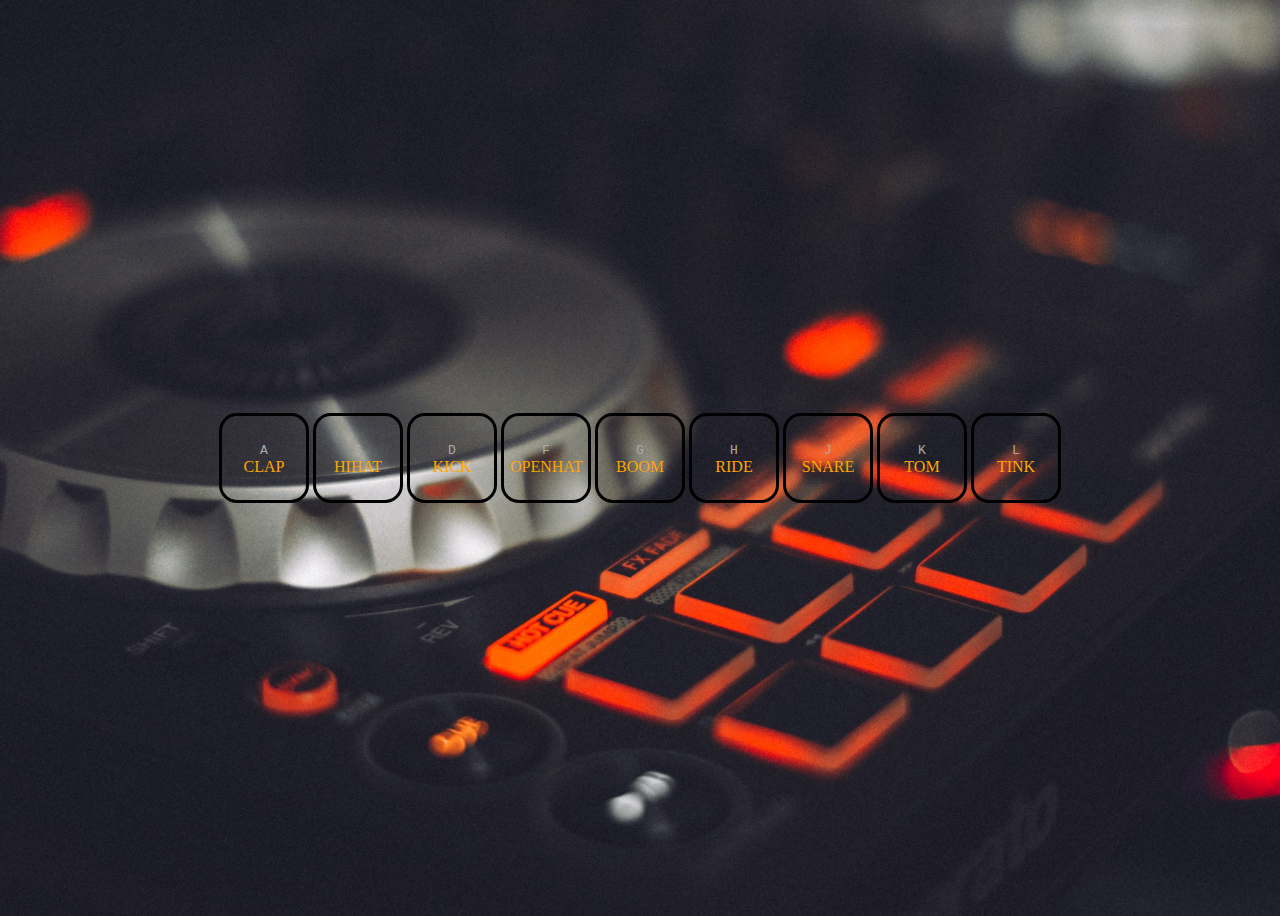
<file: 01 - JavaScript Drum Kit/index.html>
<!DOCTYPE html>
<html lang="en">
<head>
    <meta charset="UTF-8">
    <meta http-equiv="X-UA-Compatible" content="IE=edge">
    <meta name="viewport" content="width=device-width, initial-scale=1.0">
    <title>Drum-Kit</title>

    <link rel="stylesheet" href="./styles.css">

</head>

<body>
<!-- clap hihat kick openhat boom rice snare tom tink -->
<div class="buttons">
    
    <button>
        <kbd>A</kbd>
        <br>
        <span>CLAP</span>
    </button>
    <button>
        <kbd>S</kbd>
        <br>
        <span>HIHAT</span>
    </button>
    <button>
        <kbd>D</kbd>
        <br>
        <span>KICK</span>
    </button>
    <button>
        <kbd>F</kbd>
        <br>
        <span>OPENHAT</span>
    </button>
    <button>
        <kbd>G</kbd>
        <br>
        <span>BOOM</span>
    </button>
    <button>
        <kbd>H</kbd>
        <br>
        <span>RIDE</span>
    </button>
    <button>
        <kbd>J</kbd>
        <br>
        <span>SNARE</span>
    </button> 
    <button>
        <kbd>K</kbd>
        <br>
        <span>TOM</span>
    </button> 
    <button>
        <kbd>L</kbd>
        <br>
        <span>TINK</span>
    </button> 

    </div> 

    <audio data-key="a" src="./sounds/01 - JavaScript Drum Kit_sounds_clap.wav"></audio>
    <audio data-key="s" src="./sounds/01 - JavaScript Drum Kit_sounds_hihat.wav"></audio>
    <audio data-key="d" src="./sounds/01 - JavaScript Drum Kit_sounds_kick.wav"></audio>
    <audio data-key="f" src="./sounds/01 - JavaScript Drum Kit_sounds_openhat.wav"></audio>
    <audio data-key="g" src="./sounds/01 - JavaScript Drum Kit_sounds_boom.wav"></audio>
    <audio data-key="h" src="./sounds/01 - JavaScript Drum Kit_sounds_ride.wav"></audio>
    <audio data-key="j" src="./sounds/01 - JavaScript Drum Kit_sounds_snare.wav"></audio>
    <audio data-key="l" src="./sounds/01 - JavaScript Drum Kit_sounds_tink.wav"></audio>
    <audio data-key="k" data-key="g" src="./sounds/01 - JavaScript Drum Kit_sounds_tom.wav"></audio>

    
    <script src="./app.js"></script>
</body>
</file>
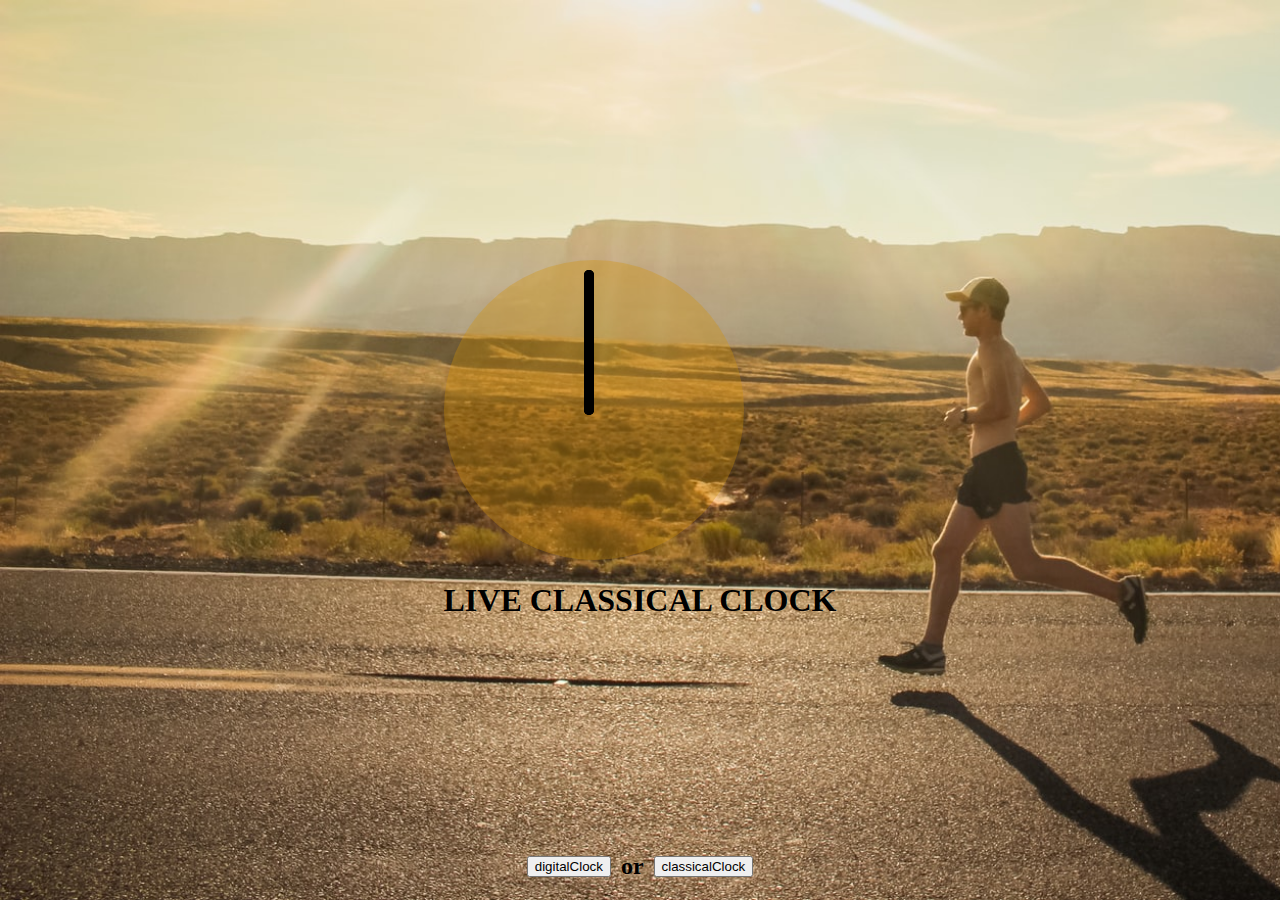
<file: 02 - CSS + JavaScript Clock/index.html>
<!DOCTYPE html>
<html lang="en">

<head>
    <meta charset="UTF-8">
    <meta http-equiv="X-UA-Compatible" content="IE=edge">
    <meta name="viewport" content="width=device-width,
     initial-scale=1.0">
    <title>JavaScript Clock</title>
    <link rel="stylesheet" href="./style.css">
</head>

<body>
    <div class="container">
        <div class="digital-clock">
            <h1 id="digital-clock"></h1>
            <h1>LIVE DIGITAL CLOCK</h1>
        </div>
        <div class="classical-clock">
            <div class="clock">
                <div class="face">
                    <div class="hours-hand"></div>
                    <div class="minutes-hand"></div>
                    <div class="seconds-hand"></div>
                </div>
                <h1>LIVE CLASSICAL CLOCK</h1>
            </div>
        </div>
    </div>
    <div class="wrapper">
                       <button class="btn-1">digitalClock</button>
        <h2>or</h2>
        <button class="btn-2">classicalClock</button>
    </div>
    <!-- <button onclick="realTimeClock()">Update Me</button> -->








    <script src="./app.js"></script>
</body>

</html>
</file>
<file: 01 - JavaScript Drum Kit/styles.css>
* {
    box-sizing: border-box;
}

body {
    background-image: url(./img/pexels-everson-mayer-bg.jpg);
    background-repeat: no-repeat;
    background-size: cover;
    display: flex;
    justify-content: center;
    align-items: center;
    height: 100vh;
}


.buttons button {
    height: 90px;
    width: 90px;
    text-align: center;
    background-color: transparent;
    font-family: 'Times New Roman', Times, serif;
    font-size: medium;
    text-align: center;
    border: 3px solid black; 
    border-radius: 20%;
    color: rgb(170, 170, 170);
}

.buttons button span {
    color: orange;
}
</file>
<file: 02 - CSS + JavaScript Clock/style.css>
* {
  box-sizing: border-box;
}

body {
  margin: 0;
  background-image: url(./img/isaac-wendland-bg.jpg);
  background-size: cover;
  background-repeat: no-repeat;
  height: 100vh;
  display: flex;
  flex-direction: column-reverse;
}

.container {
  position: absolute;
  height: 100%;
  width: 100%;
  display: flex;
  align-items: center;
  justify-content: center;
  overflow: hidden;

}
.digital-clock {
  height: 120%;
  text-align: center;
  display: none;
  align-items: center;
  justify-content: space-around;
  flex-direction: column;
}

.digital-clock h1 {
    color: whitesmoke;
}

#digital-clock {
  color: rgb(238, 184, 83);
  font-family: Impact, Haettenschweiler, "Arial Narrow Bold", sans-serif;
  font-size: 100px;
}

.classical-clock {
  display: flex;
}

.clock {

}

.face {
  width: 300px;
  height: 300px;
  background-color: #d2930657;
  border-radius: 100%;
  position: relative
}

.face div {
  height: 10px;
  width: 145px;
  background-color: black;
  border-radius: 10px;
  position: absolute;
  top: 50%;
  transform: translateX(5px);
  transform: rotate(90deg);
  transform-origin: right;
}

.wrapper {
  display: flex;
  justify-content: center;
  align-items: center;
}

button {
  margin: 10px;
}
</file>
